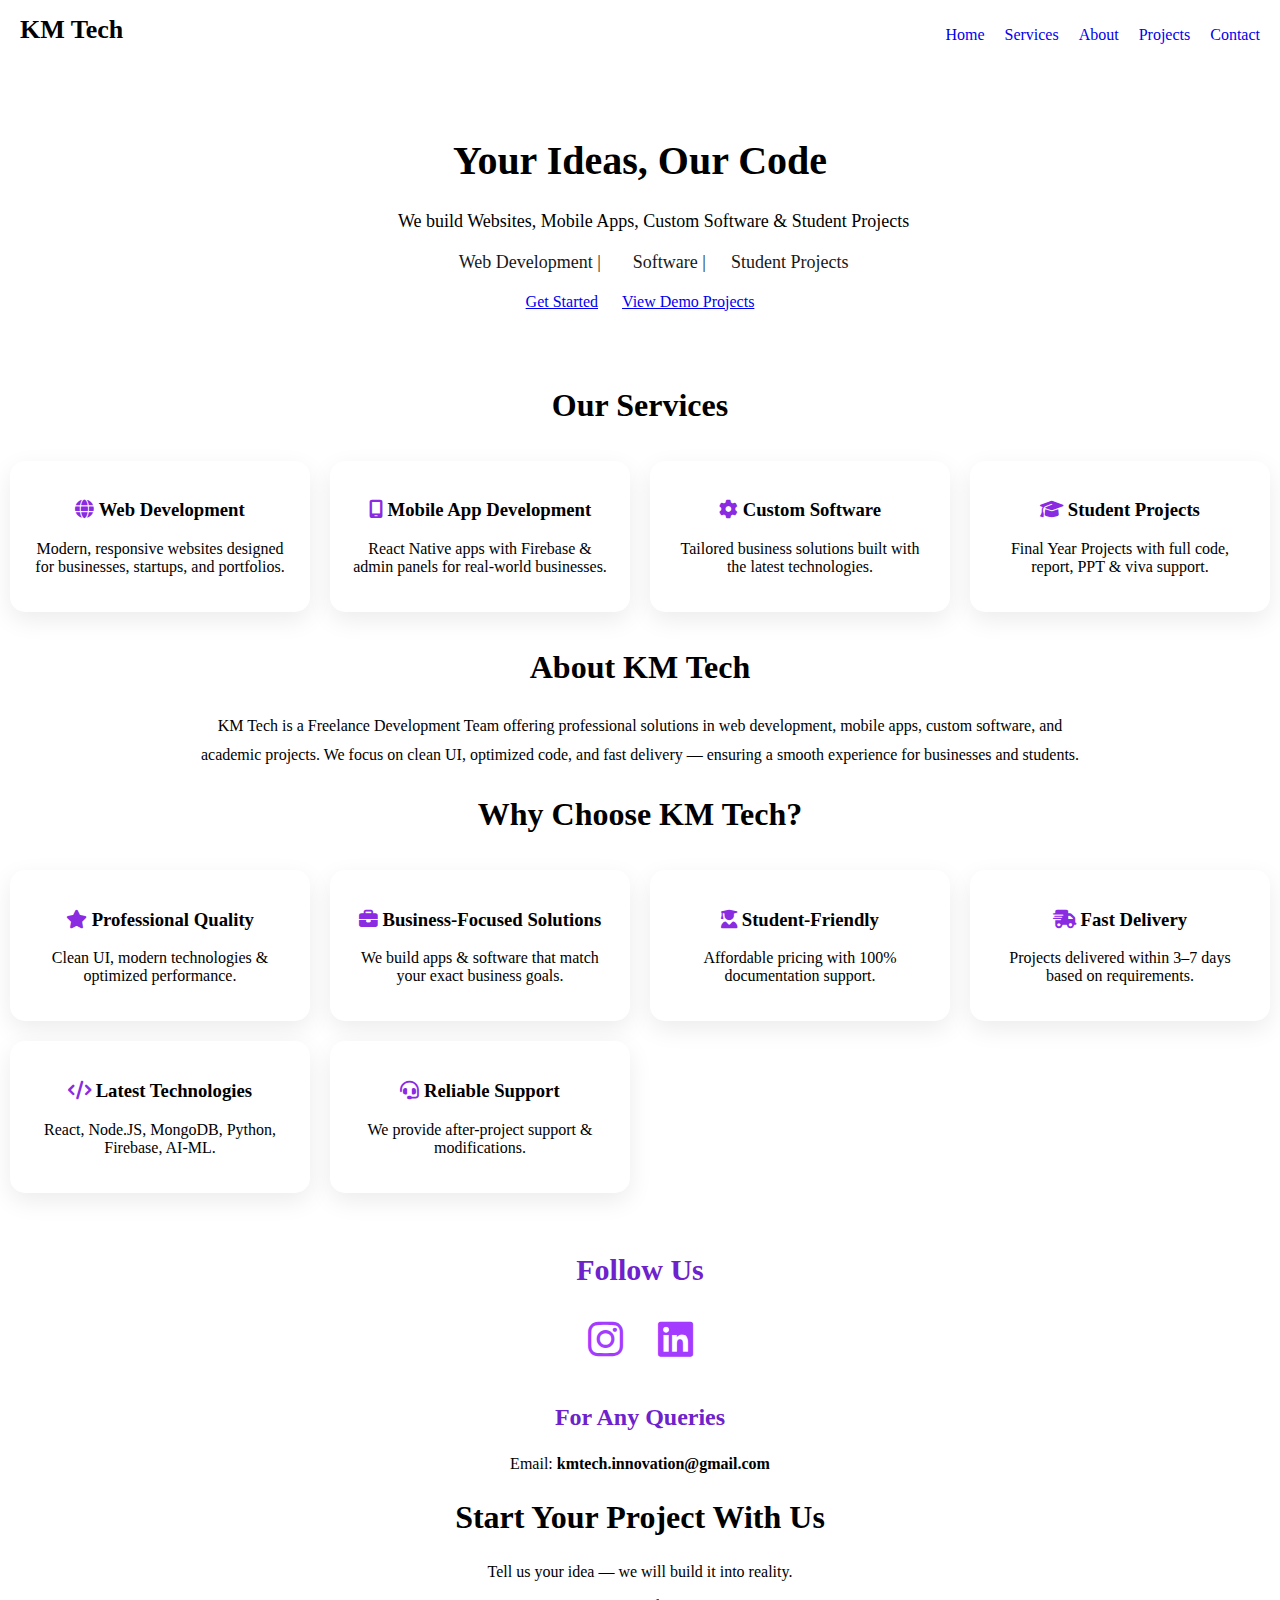
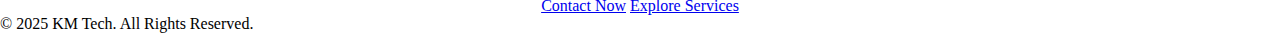
<file: index.html>
<!DOCTYPE html>
<html lang="en">

<head>
  <meta charset="UTF-8">
  <meta name="viewport" content="width=device-width, initial-scale=1.0">

  <!-- SEO TITLE -->
  <title>KM Tech - Home</title>

  <!-- Meta Description -->
  <meta name="description"
    content="KM Tech offers Website Development, Custom Software, React Apps, and Final Year Projects with documentation support. Fast delivery, affordable pricing, and professional quality." />

  <!-- Favicon -->
  <link rel="icon" href="https://foreign-rose-4t39jfsvhb-opspf1xh0z.edgeone.dev/KM%20Tech%20logo.png">

  <!-- External Files -->
  <link rel="stylesheet" href="css/style.css">
  <link rel="stylesheet" href="https://cdnjs.cloudflare.com/ajax/libs/font-awesome/6.5.0/css/all.min.css">

</head>

<body>

  <!-- HEADER -->
  <header>
    <h2>KM Tech</h2>
    <ul>
      <li><a href="index.html" class="active">Home</a></li>
      <li><a href="services.html">Services</a></li>
      <li><a href="about.html">About</a></li>
      <li><a href="projects.html">Projects</a></li>
      <li><a href="contact.html">Contact</a></li>
    </ul>
  </header>

  <!-- HERO SECTION -->
  <section class="hero">
    <h1>Your Ideas, Our Code</h1>

    <p>
      <i class="fa-solid fa-laptop-code" style="color:#ffffff;"></i> 
      We build Websites, Mobile Apps, Custom Software & Student Projects
    </p>

    <p style="font-size:18px; opacity:0.9;">
      <i class="fa-solid fa-code" style="color:#ffffff;"></i> Web Development 
      | <i class="fa-solid fa-gears" style="color:#ffffff;"></i> Software 
      | <i class="fa-solid fa-user-graduate" style="color:#ffffff;"></i> Student Projects
    </p>

    <a href="services.html" class="btn btn-primary">Get Started</a>
    <a href="projects.html" class="btn btn-outline">View Demo Projects</a>
</section>


  <!-- SERVICES -->
  <section class="section">
    <h2>Our Services</h2>

    <div class="card-box">

      <div class="card">
        <h3><i class="fa-solid fa-globe" style="color:#8A2BE2;"></i> Web Development</h3>
        <p>Modern, responsive websites designed for businesses, startups, and portfolios.</p>
      </div>

      <div class="card">
        <h3><i class="fa-solid fa-mobile-screen" style="color:#8A2BE2;"></i> Mobile App Development</h3>
        <p>React Native apps with Firebase & admin panels for real-world businesses.</p>
      </div>

      <div class="card">
        <h3><i class="fa-solid fa-gear" style="color:#8A2BE2;"></i> Custom Software</h3>
        <p>Tailored business solutions built with the latest technologies.</p>
      </div>

      <div class="card">
        <h3><i class="fa-solid fa-graduation-cap" style="color:#8A2BE2;"></i> Student Projects</h3>
        <p>Final Year Projects with full code, report, PPT & viva support.</p>
      </div>

    </div>
  </section>

  <!-- ABOUT -->
  <section class="section">
    <h2>About KM Tech</h2>
    <p style="text-align:center; max-width:900px; margin:auto; line-height:1.8;">
      KM Tech is a Freelance Development Team offering professional solutions in 
      web development, mobile apps, custom software, and academic projects.
      We focus on clean UI, optimized code, and fast delivery — ensuring a smooth experience 
      for businesses and students.
    </p>
  </section>

  <!-- WHY CHOOSE US -->
  <section class="section">
    <h2>Why Choose KM Tech?</h2>

    <div class="card-box">

      <div class="card">
        <h3><i class="fa-solid fa-star" style="color:#8A2BE2;"></i> Professional Quality</h3>
        <p>Clean UI, modern technologies & optimized performance.</p>
      </div>

      <div class="card">
        <h3><i class="fa-solid fa-briefcase" style="color:#8A2BE2;"></i> Business-Focused Solutions</h3>
        <p>We build apps & software that match your exact business goals.</p>
      </div>

      <div class="card">
        <h3><i class="fa-solid fa-user-graduate" style="color:#8A2BE2;"></i> Student-Friendly</h3>
        <p>Affordable pricing with 100% documentation support.</p>
      </div>

      <div class="card">
        <h3><i class="fa-solid fa-truck-fast" style="color:#8A2BE2;"></i> Fast Delivery</h3>
        <p>Projects delivered within 3–7 days based on requirements.</p>
      </div>

      <div class="card">
        <h3><i class="fa-solid fa-code" style="color:#8A2BE2;"></i> Latest Technologies</h3>
        <p>React, Node.JS, MongoDB, Python, Firebase, AI-ML.</p>
      </div>

      <div class="card">
        <h3><i class="fa-solid fa-headset" style="color:#8A2BE2;"></i> Reliable Support</h3>
        <p>We provide after-project support & modifications.</p>
      </div>

    </div>
  </section>

  <!-- SOCIAL MEDIA -->
  <h3 style="text-align:center; margin-top:50px; font-size:30px; color:#6e22cc;">Follow Us</h3>

  <div style="display:flex; justify-content:center; gap:35px; margin-top:15px; font-size:40px;">

    <a href="https://www.instagram.com/kmtech4/" target="_blank" style="color:#a43cff;">
      <i class="fab fa-instagram"></i>
    </a>

    <a href="https://www.linkedin.com/in/km-tech-1bb953393/?trk=public-profile-join-page" target="_blank" style="color:#a43cff;">
      <i class="fab fa-linkedin"></i>
    </a>

  </div>

  <!-- CONTACT INFO -->
  <h3 style="text-align:center; margin-top:40px; font-size:24px; color:#6e22cc;">For Any Queries</h3>
  <p style="text-align:center;">Email: <strong>kmtech.innovation@gmail.com</strong></p>

  <!-- CTA SECTION -->
  <section class="section" style="text-align:center;">
    <h2>Start Your Project With Us</h2>
    <p>Tell us your idea — we will build it into reality.</p>

    <a href="contact.html" class="btn btn-primary">Contact Now</a>
    <a href="services.html" class="btn btn-outline">Explore Services</a>
  </section>

  <!-- FOOTER -->
  <footer>
    © 2025 KM Tech. All Rights Reserved.
  </footer>

</body>

</html>
</file>
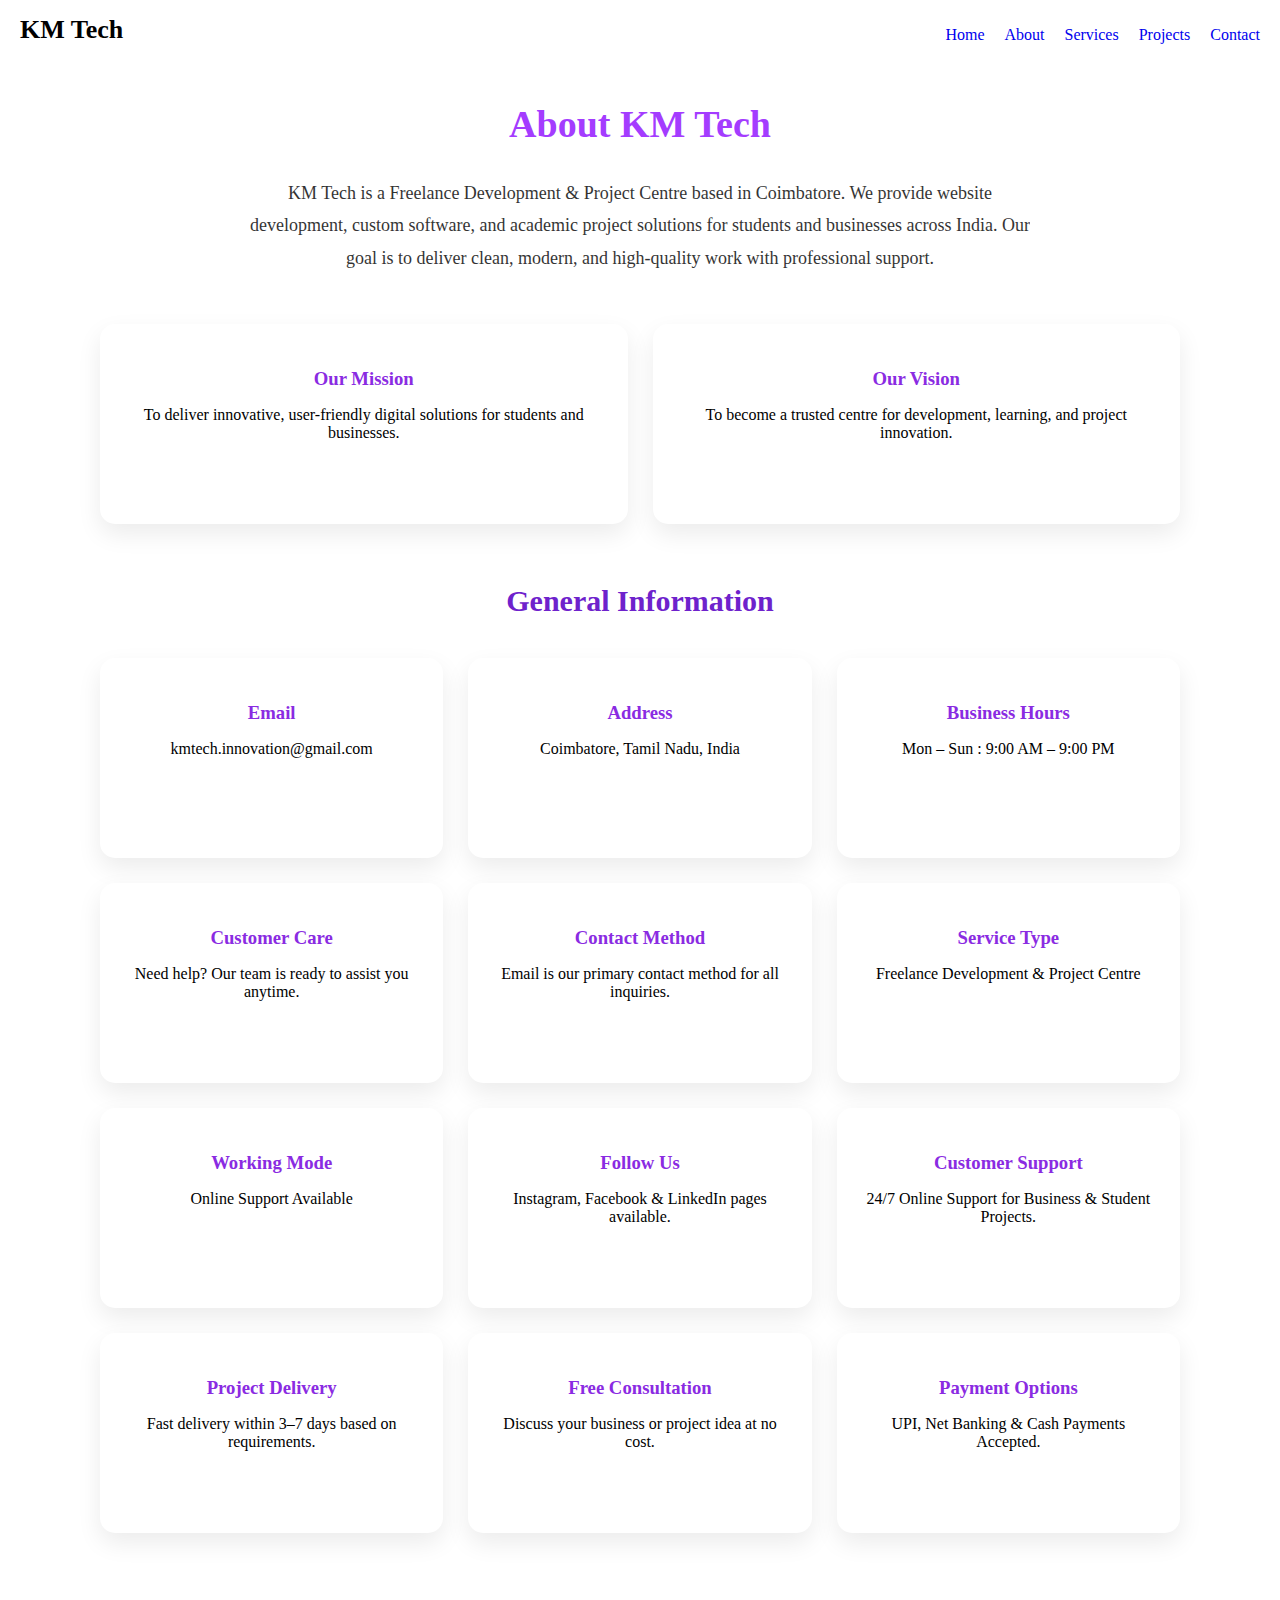
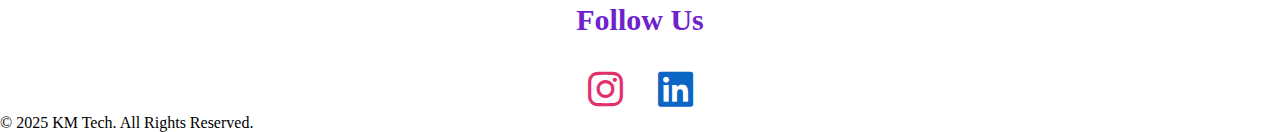
<file: about.html>
<!DOCTYPE html>
<html>
<head>
    <link rel="icon" type="image/svg+xml" href="https://foreign-rose-4t39jfsvhb-opspf1xh0z.edgeone.dev/KM%20Tech%20logo.png">

  <title>KM Tech - About Us</title>
  <link rel="stylesheet" href="css/style.css">
<link rel="stylesheet" href="https://cdnjs.cloudflare.com/ajax/libs/font-awesome/6.5.0/css/all.min.css">

   <style>
/* Main Container */
.about-container {
    max-width: 1100px;
    margin: auto;
    padding: 10px 15px;
}

/* Card Layout */
.card-box {
    display: grid;
    grid-template-columns: repeat(auto-fit, minmax(260px, 1fr));
    gap: 25px;
    margin-top: 30px;
}

.card {
    padding: 25px;
    border-radius: 15px;
    background: #fff;
    box-shadow: 0px 10px 25px rgba(0,0,0,0.08);
    text-align: center;
    min-height: 150px; /* ⭐ Equal height on mobile */
}

.card h3 {
    margin-bottom: 10px;
    color: #8A2BE2;
}

/* Social Icons Section */
.social-icons {
    display: flex;
    justify-content: center;
    gap: 35px;
    margin-top: 20px;
    font-size: 40px;
}

/* -------------------------------
        MOBILE RESPONSIVE
-------------------------------- */

@media (max-width: 768px) {

    /* Header Responsive */
    header {
        flex-direction: column;
        text-align: center;
        padding: 15px 0;
    }

    header ul {
        flex-direction: column;
        gap: 10px;
        margin-top: 10px;
    }

    header ul li a {
        font-size: 16px;
    }

    /* Text Scaling */
    h2 {
        font-size: 30px !important;
    }

    p {
        font-size: 16px !important;
    }

    /* Card Box */
    .card-box {
        grid-template-columns: 1fr;
        padding: 0 5px;
    }

    .card {
        padding: 20px;
        min-height: auto; /* Auto height for clean stacking */
    }

    /* Fix Email card alignment */
    .card p {
        line-height: 1.6;
        word-break: break-word; /* ⭐ Prevents email text from overflowing */
    }

    /* Social Icons */
    .social-icons {
        font-size: 32px;
        gap: 20px;
    }
}

@media (max-width: 480px) {

    h2 {
        font-size: 26px !important;
    }

    .social-icons {
        font-size: 28px;
        gap: 18px;
    }
}
</style>

</head>
<body>

<header>
  <h2>KM Tech</h2>
  <ul>
    <li><a href="index.html">Home</a></li>
    <li><a href="about.html">About</a></li>
    <li><a href="services.html">Services</a></li>
    <li><a href="projects.html">Projects</a></li>
    <li><a href="contact.html">Contact</a></li>
  </ul>
</header>

<section class="section about-container">

  <h2 style="text-align:center; font-size:38px; font-weight:800; color:#a43cff;">
    About KM Tech
  </h2>

  <p style="text-align:center; max-width:800px; margin:auto; font-size:18px; opacity:0.8; line-height:1.8;">
    KM Tech is a Freelance Development & Project Centre based in Coimbatore.
    We provide website development, custom software, and academic project solutions 
    for students and businesses across India. Our goal is to deliver clean, modern, 
    and high-quality work with professional support.
  </p>

  <!-- MISSION & VISION -->
  <div class="card-box" style="margin-top:40px;">

    <div class="card">
      <h3>Our Mission</h3>
      <p>To deliver innovative, user-friendly digital solutions for students and businesses.</p>
    </div>

    <div class="card">
      <h3>Our Vision</h3>
      <p>To become a trusted centre for development, learning, and project innovation.</p>
    </div>

  </div>

  <!-- GENERAL INFORMATION -->
  <h3 style="text-align:center; margin-top:50px; font-size:30px; color:#6e22cc;">
    General Information
  </h3>

  <div class="card-box">

    <div class="card">
      <h3>Email</h3>
      <p>kmtech.innovation@gmail.com</p>
    </div>

    <div class="card">
      <h3>Address</h3>
      <p>Coimbatore, Tamil Nadu, India</p>
    </div>

    <div class="card">
      <h3>Business Hours</h3>
      <p>Mon – Sun : 9:00 AM – 9:00 PM</p>
    </div>

    <div class="card">
      <h3>Customer Care</h3>
      <p>Need help? Our team is ready to assist you anytime.</p>
    </div>

    <div class="card">
      <h3>Contact Method</h3>
      <p>Email is our primary contact method for all inquiries.</p>
    </div>

    <div class="card">
      <h3>Service Type</h3>
      <p>Freelance Development & Project Centre</p>
    </div>

    <div class="card">
      <h3>Working Mode</h3>
      <p>Online Support Available</p>
    </div>

    <div class="card">
      <h3>Follow Us</h3>
      <p>Instagram, Facebook & LinkedIn pages available.</p>
    </div>

    <div class="card">
      <h3>Customer Support</h3>
      <p>24/7 Online Support for Business & Student Projects.</p>
    </div>

    <div class="card">
      <h3>Project Delivery</h3>
      <p>Fast delivery within 3–7 days based on requirements.</p>
    </div>

    <div class="card">
      <h3>Free Consultation</h3>
      <p>Discuss your business or project idea at no cost.</p>
    </div>

    <div class="card">
      <h3>Payment Options</h3>
      <p>UPI, Net Banking & Cash Payments Accepted.</p>
    </div>

  </div>

</section>
<!-- SOCIAL MEDIA SECTION (OUTSIDE CARD) -->
<h3 style="text-align:center; margin-top:50px; font-size:30px; color:#6e22cc;">
  Follow Us
</h3>

<div style="
  display:flex;
  justify-content:center;
  gap:35px;
  margin-top:20px;
  font-size:40px;
">

  <a href="https://www.instagram.com/kmtech4/" target="_blank" style="color:#E1306C;">
    <i class="fab fa-instagram"></i>
  </a>

  

  <a href="https://www.linkedin.com/in/km-tech-1bb953393/?trk=public-profile-join-page" target="_blank" style="color:#0A66C2;">
    <i class="fab fa-linkedin"></i>
  </a>

</div>

<footer>
  © 2025 KM Tech. All Rights Reserved.
</footer>

</body>
</html>
</file>
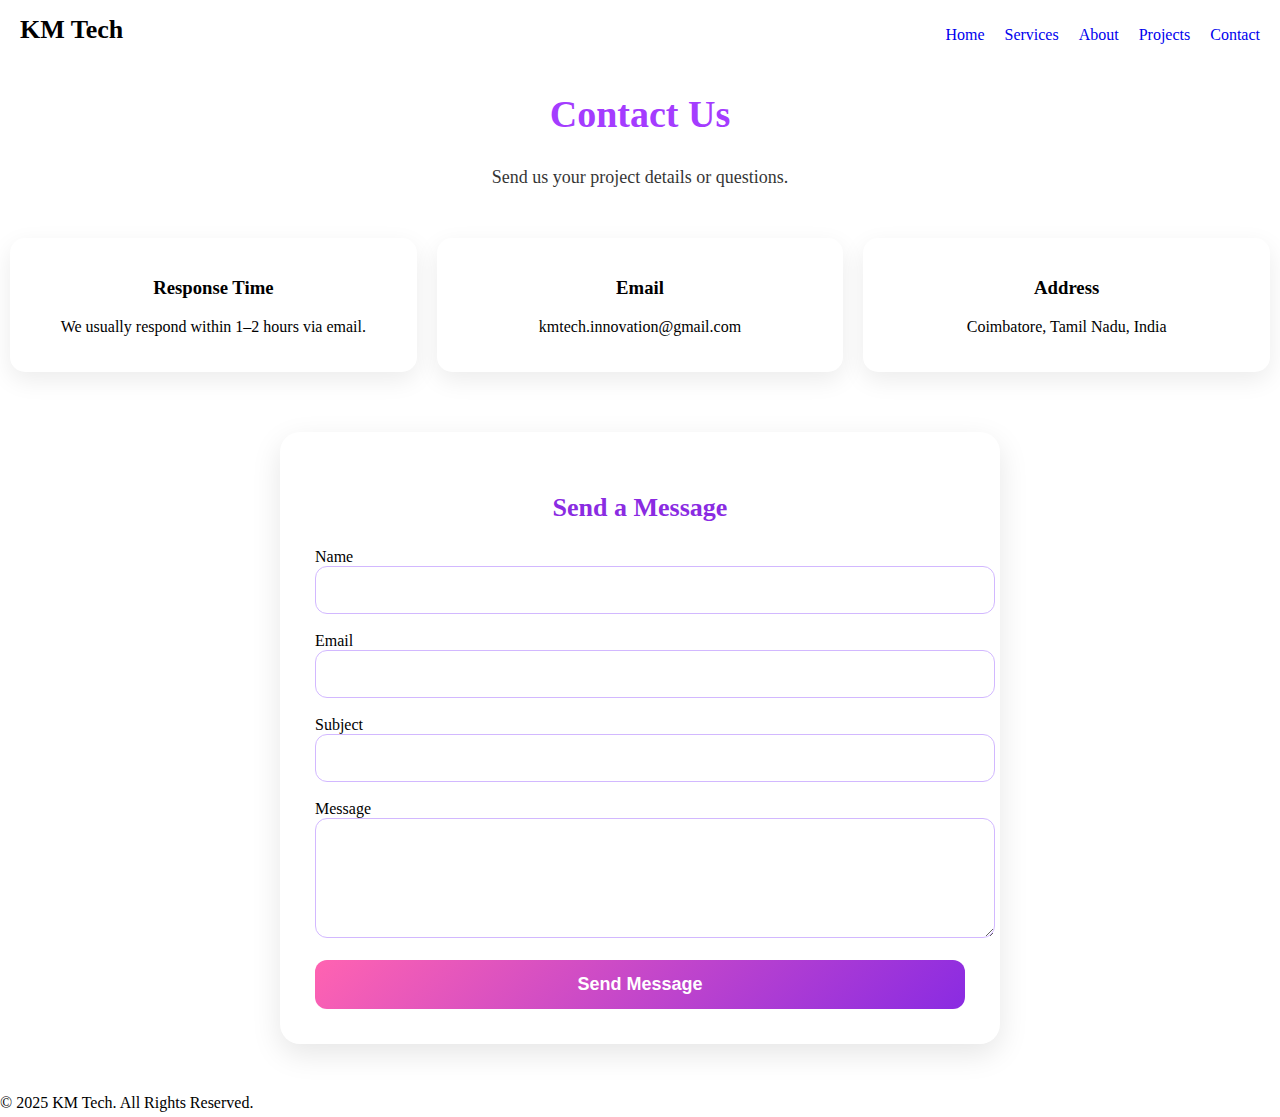
<file: contact.html>
<!DOCTYPE html>
<html>
<head>
    <link rel="icon" type="image/svg+xml" href="https://foreign-rose-4t39jfsvhb-opspf1xh0z.edgeone.dev/KM%20Tech%20logo.png">

    <title>KM Tech - Contact</title>
    <link rel="stylesheet" href="css/style.css">

    <style>
        /* Form Styling */
        .contact-form-card {
            max-width: 650px;
            margin: 50px auto;
            padding: 35px;
            border-radius: 20px;
            background: #fff;
            box-shadow: 0 10px 30px rgba(0,0,0,0.1);
        }

        .contact-form-card input,
        .contact-form-card textarea {
            width: 100%;
            padding: 14px;
            margin-bottom: 18px;
            border-radius: 12px;
            border: 1px solid #d2b8ff;
            font-size: 16px;
            outline: none;
            transition: 0.3s;
        }

        .contact-form-card input:focus,
        .contact-form-card textarea:focus {
            border-color: #a43cff;
            box-shadow: 0 0 8px rgba(164, 60, 255, 0.3);
        }

        .contact-form-card button {
            width: 100%;
            padding: 14px;
            border: none;
            border-radius: 12px;
            font-size: 18px;
            font-weight: 700;
            color: white;
            background: linear-gradient(135deg,#ff63b1,#8a2be2);
            cursor: pointer;
            transition: 0.3s;
        }

        .contact-form-card button:hover {
            opacity: 0.9;
        }

        /* POPUP MESSAGE */
        #popupMessage {
            display: none;
            margin: 20px auto;
            padding: 15px;
            max-width: 650px;
            background: #8a2be2;
            color: white;
            border-radius: 12px;
            font-weight: bold;
            text-align: center;
            animation: fadeIn 0.4s ease;
        }

        @keyframes fadeIn {
            from { opacity: 0; transform: scale(0.95); }
            to { opacity: 1; transform: scale(1); }
        }
    </style>
</head>

<body>

<header>
  <h2>KM Tech</h2>
  <ul>
    <li><a href="index.html">Home</a></li>
    <li><a href="services.html">Services</a></li>
    <li><a href="about.html">About</a></li>
    <li><a href="projects.html">Projects</a></li>
    <li><a href="contact.html">Contact</a></li>
  </ul>
</header>

<section class="section">

  <h2 style="text-align:center; font-size:38px; font-weight:800; color:#a43cff;">
    Contact Us
  </h2>

  <p style="text-align:center; max-width:750px; margin:auto; font-size:18px; opacity:0.8;">
    Send us your project details or questions.
  </p>

  <div class="card-box" style="margin-top:40px;">

      <div class="card">
        <h3>Response Time</h3>
        <p>We usually respond within 1–2 hours via email.</p>
      </div>

      <div class="card">
        <h3>Email</h3>
        <p>kmtech.innovation@gmail.com</p>
      </div>

      <div class="card">
        <h3>Address</h3>
        <p>Coimbatore, Tamil Nadu, India</p>
      </div>
  </div>

  <!-- POPUP SUCCESS BOX -->
  <div id="popupMessage">Message Sent Successfully! We will contact you shortly.</div>

  <!-- FINAL FORM -->
  <div class="contact-form-card">
      <h3 style="text-align:center; margin-bottom:25px; font-size:26px; color:#8a2be2; font-weight:700;">
        Send a Message
      </h3>

      <form id="contactForm">

          <!-- FormSubmit hidden fields -->
          <input type="hidden" name="_captcha" value="false">
          <input type="hidden" name="_template" value="table">

          <label>Name</label>
          <input type="text" name="name" required>

          <label>Email</label>
          <input type="email" name="email" required>

          <label>Subject</label>
          <input type="text" name="subject" required>

          <label>Message</label>
          <textarea name="message" rows="5" required></textarea>

          <button type="submit">Send Message</button>
      </form>
  </div>

</section>

<footer>
  © 2025 KM Tech. All Rights Reserved.
</footer>

<!-- AJAX SCRIPT TO STOP REDIRECT -->
<script>
document.getElementById("contactForm").addEventListener("submit", function(e) {
    e.preventDefault(); // Stop redirect

    const formData = new FormData(this);

    fetch("https://formsubmit.co/kmtech.innovation@gmail.com", {
        method: "POST",
        headers: { "Accept": "application/json" },
        body: formData
    })
    .then(response => {
        // Show popup
        document.getElementById("popupMessage").style.display = "block";
        // Clear form
        document.getElementById("contactForm").reset();
    })
    .catch(error => alert("Something went wrong. Please try again!"));
});
</script>

</body>
</html>
</file>
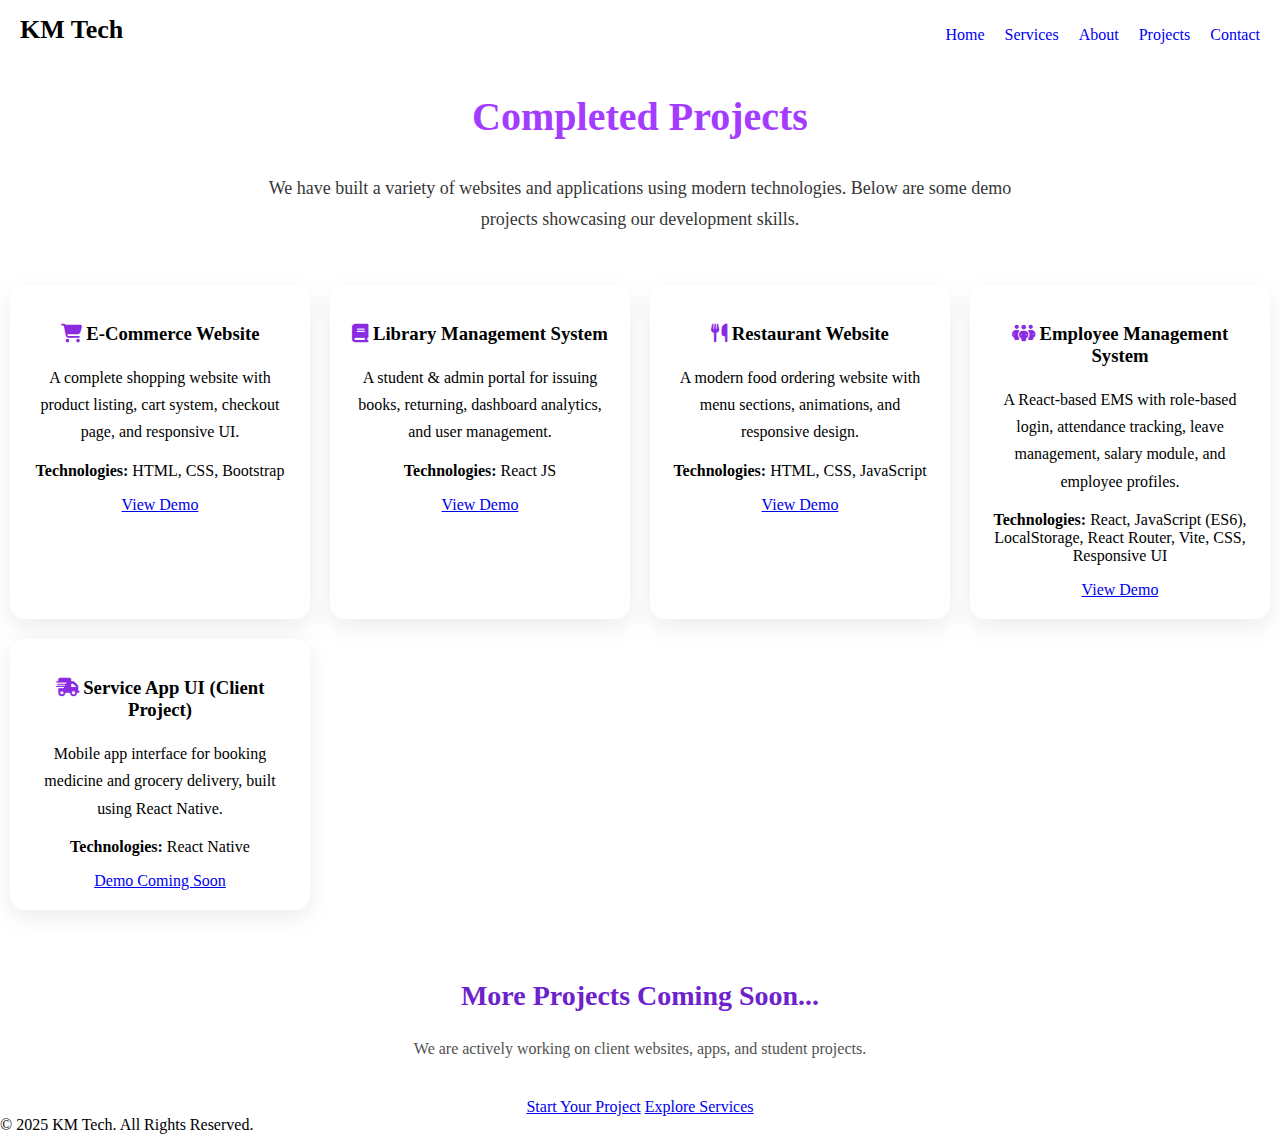
<file: projects.html>
<!DOCTYPE html>
<html lang="en">

<head>
    <meta charset="UTF-8">
    <link rel="icon" type="image/svg+xml" href="https://foreign-rose-4t39jfsvhb-opspf1xh0z.edgeone.dev/KM%20Tech%20logo.png">

    <title>KM Tech - Completed Projects</title>

    <meta name="description" content="KM Tech completed projects including websites, React apps, management systems, and demo portfolios. Built using HTML, CSS, JavaScript, React, and Firebase.">

    <link rel="stylesheet" href="css/style.css">
    <link rel="stylesheet" href="https://cdnjs.cloudflare.com/ajax/libs/font-awesome/6.5.0/css/all.min.css">
</head>

<body>

<header>
  <h2>KM Tech</h2>
  <ul>
    <li><a href="index.html">Home</a></li>
    <li><a href="services.html">Services</a></li>
    <li><a href="about.html">About</a></li>
    <li><a class="active" href="projects.html">Projects</a></li>
    <li><a href="contact.html">Contact</a></li>
  </ul>
</header>

<section class="section">

  <!-- PAGE HEADING -->
  <h2 style="text-align:center; font-size:40px; font-weight:800; color:#a43cff;">
    Completed Projects
  </h2>

  <p style="text-align:center; max-width:750px; margin:auto; font-size:18px; opacity:0.8; line-height:1.7;">
    We have built a variety of websites and applications using modern technologies.
    Below are some demo projects showcasing our development skills.
  </p>

  <!-- PROJECT GRID -->
  <div class="card-box" style="margin-top:40px;">

    <!-- PROJECT 1 -->
    <div class="card">
      <h3><i class="fa-solid fa-cart-shopping" style="color:#8A2BE2;"></i> E-Commerce Website</h3>
      <p style="line-height:1.7;">
        A complete shopping website with product listing, cart system, checkout page,
        and responsive UI.
      </p>

      <p><b>Technologies:</b> HTML, CSS, Bootstrap</p>

      <a href="https://zyraa-website.netlify.app/" target="_blank" class="btn btn-outline">
        View Demo
      </a>
    </div>

    <!-- PROJECT 2 -->
    <div class="card">
      <h3><i class="fa-solid fa-book" style="color:#8A2BE2;"></i> Library Management System</h3>
      <p style="line-height:1.7;">
        A student & admin portal for issuing books, returning, dashboard analytics,
        and user management.
      </p>

      <p><b>Technologies:</b> React JS</p>

      <a href="https://manimegalai-lms.netlify.app/" target="_blank" class="btn btn-outline">
        View Demo
      </a>
    </div>

    <!-- PROJECT 3 -->
    <div class="card">
      <h3><i class="fa-solid fa-utensils" style="color:#8A2BE2;"></i> Restaurant Website</h3>
      <p style="line-height:1.7;">
        A modern food ordering website with menu sections, animations, and 
        responsive design.
      </p>

      <p><b>Technologies:</b> HTML, CSS, JavaScript</p>

      <a href="https://fast-food-restaurant-app.netlify.app/" target="_blank" class="btn btn-outline">
        View Demo
      </a>
        
    </div>

      <div class="card">
  <h3>
    <i class="fa-solid fa-people-group" style="color:#8A2BE2;"></i> Employee Management System
  </h3>

  <p style="line-height:1.7;">
  A React-based EMS with role-based login, attendance tracking, leave management, salary module, and employee profiles.
  </p>

  <p>
    <b>Technologies:</b> React, JavaScript (ES6), LocalStorage, React Router,
    Vite, CSS, Responsive UI
  </p>

  <a href="https://employee-system-ems.netlify.app/select-login" target="_blank" class="btn btn-outline">
        View Demo
      </a>
</div>


    <!-- PROJECT 5 -->
    <div class="card">
      <h3><i class="fa-solid fa-truck-fast" style="color:#8A2BE2;"></i> Service App UI (Client Project)</h3>
      <p style="line-height:1.7;">
        Mobile app interface for booking medicine and grocery delivery,
        built using React Native.
      </p>

      <p><b>Technologies:</b> React Native</p>

      <a href="#" class="btn btn-outline">
        Demo Coming Soon
      </a>
    </div>

  </div>


  <!-- COMING SOON SECTION -->
  <h3 style="text-align:center; font-size:28px; margin-top:60px; color:#6e22cc;">
    More Projects Coming Soon...
  </h3>

  <p style="text-align:center; opacity:0.7;">
    We are actively working on client websites, apps, and student projects.
  </p>

  <!-- CTA SECTION -->
  <div style="text-align:center; margin-top:40px;">
    <a href="contact.html" class="btn btn-primary">Start Your Project</a>
    <a href="services.html" class="btn btn-outline">Explore Services</a>
  </div>

</section>

<footer>
  © 2025 KM Tech. All Rights Reserved.
</footer>

</body>
</html>
</file>
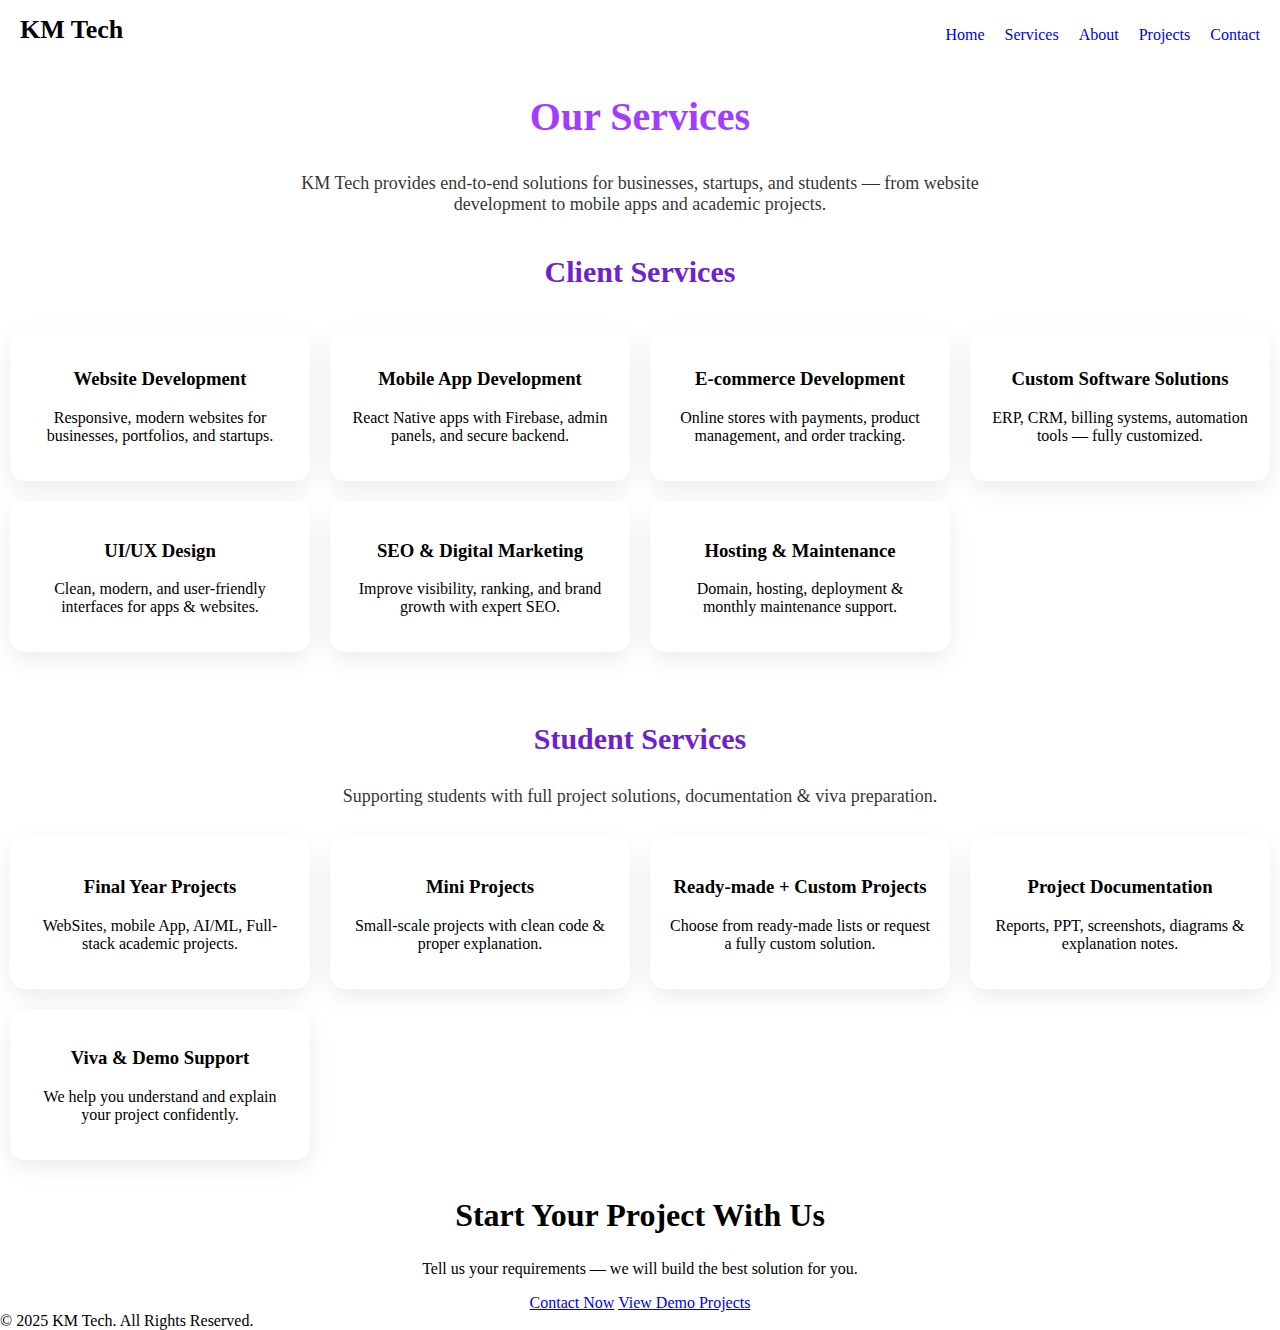
<file: services.html>
<!DOCTYPE html>
<html lang="en">

<head>
    <meta charset="UTF-8">
    <link rel="icon" type="image/svg+xml" href="https://foreign-rose-4t39jfsvhb-opspf1xh0z.edgeone.dev/KM%20Tech%20logo.png">

    <title>KM Tech - Services</title>
    <meta name="description" content="KM Tech offers web development, mobile apps, custom software, SEO, and student final year projects with complete documentation and support.">
    
    <link rel="stylesheet" href="css/style.css">
</head>

<body>

<header>
  <h2>KM Tech</h2>
  <ul>
    <li><a href="index.html">Home</a></li>
    <li><a class="active" href="services.html">Services</a></li>
    <li><a href="about.html">About</a></li>
    <li><a href="projects.html">Projects</a></li>
    <li><a href="contact.html">Contact</a></li>
  </ul>
</header>

<section class="section">

  <!-- PAGE TITLE -->
  <h2 style="text-align:center; font-size:40px; font-weight:800; color:#a43cff;">
    Our Services
  </h2>

  <p style="text-align:center; max-width:750px; margin:auto; font-size:18px; opacity:0.8; margin-bottom:40px;">
    KM Tech provides end-to-end solutions for businesses, startups, and students — from website development to mobile apps and academic projects.
  </p>

  <!-- 🔥 CLIENT SERVICES -->
  <h3 style="text-align:center; font-size:30px; font-weight:700; color:#6e22cc; margin-top:20px;">
    Client Services
  </h3>

  <div class="card-box">

    <div class="card">
      <h3>Website Development</h3>
      <p>Responsive, modern websites for businesses, portfolios, and startups.</p>
    </div>

    <div class="card">
      <h3>Mobile App Development</h3>
      <p>React Native apps with Firebase, admin panels, and secure backend.</p>
    </div>

    <div class="card">
      <h3>E-commerce Development</h3>
      <p>Online stores with payments, product management, and order tracking.</p>
    </div>

    <div class="card">
      <h3>Custom Software Solutions</h3>
      <p>ERP, CRM, billing systems, automation tools — fully customized.</p>
    </div>

    <div class="card">
      <h3>UI/UX Design</h3>
      <p>Clean, modern, and user-friendly interfaces for apps & websites.</p>
    </div>

    <div class="card">
      <h3>SEO & Digital Marketing</h3>
      <p>Improve visibility, ranking, and brand growth with expert SEO.</p>
    </div>

    <div class="card">
      <h3>Hosting & Maintenance</h3>
      <p>Domain, hosting, deployment & monthly maintenance support.</p>
    </div>

  </div>


  <!-- 🎓 STUDENT SERVICES -->
  <h3 style="text-align:center; font-size:30px; font-weight:700; color:#6e22cc; margin-top:60px;">
    Student Services
  </h3>

  <p style="text-align:center; font-size:18px; opacity:0.8; margin-bottom:20px;">
    Supporting students with full project solutions, documentation & viva preparation.
  </p>

  <div class="card-box">

    <div class="card">
      <h3>Final Year Projects</h3>
      <p>WebSites, mobile App, AI/ML, Full-stack academic projects.</p>
    </div>

    <div class="card">
      <h3>Mini Projects</h3>
      <p>Small-scale projects with clean code & proper explanation.</p>
    </div>

    <div class="card">
      <h3>Ready-made + Custom Projects</h3>
      <p>Choose from ready-made lists or request a fully custom solution.</p>
    </div>

    <div class="card">
      <h3>Project Documentation</h3>
      <p>Reports, PPT, screenshots, diagrams & explanation notes.</p>
    </div>

    <div class="card">
      <h3>Viva & Demo Support</h3>
      <p>We help you understand and explain your project confidently.</p>
    </div>

  </div>

</section>

<!-- CTA -->
<section class="section" style="text-align:center;">
  <h2>Start Your Project With Us</h2>
  <p>Tell us your requirements — we will build the best solution for you.</p>

  <a href="contact.html" class="btn btn-primary">Contact Now</a>
  <a href="projects.html" class="btn btn-outline">View Demo Projects</a>
</section>

<footer>
  © 2025 KM Tech. All Rights Reserved.
</footer>

</body>
</html>
</file>
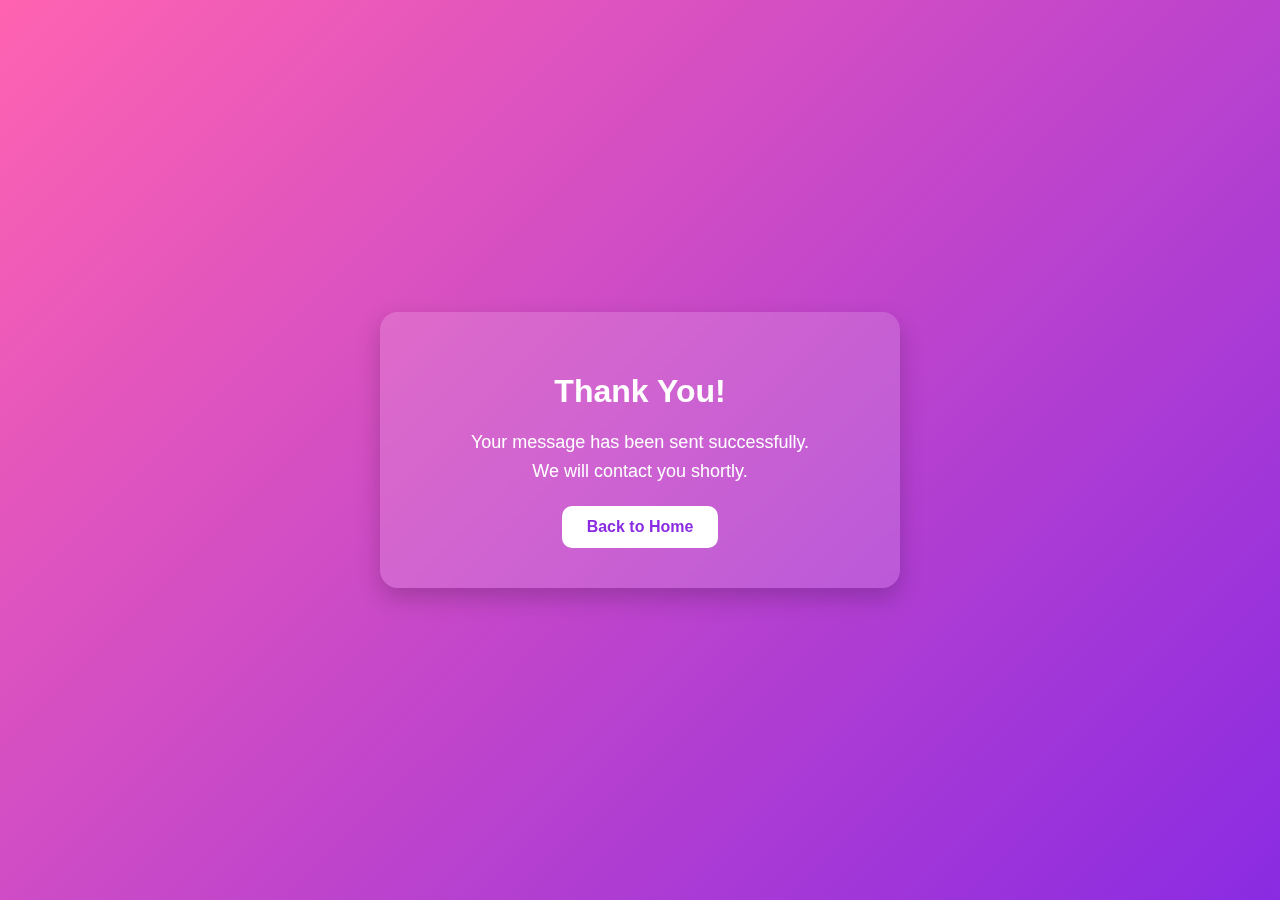
<file: thanks.html>
<!DOCTYPE html>
<html lang="en">
<head>
  <meta charset="UTF-8">
  <meta name="viewport" content="width=device-width, initial-scale=1.0">
  <title>Thank You - KM Tech</title>

  <style>
    body {
      font-family: Arial, sans-serif;
      background: linear-gradient(135deg, #ff63b1, #8a2be2);
      margin: 0;
      padding: 0;
      height: 100vh;
      display: flex;
      justify-content: center;
      align-items: center;
      color: white;
    }

    .container {
      background: rgba(255, 255, 255, 0.15);
      padding: 40px 50px;
      border-radius: 18px;
      text-align: center;
      backdrop-filter: blur(6px);
      box-shadow: 0 10px 25px rgba(0,0,0,0.2);
      width: 90%;
      max-width: 420px;
    }

    h1 {
      font-size: 32px;
      margin-bottom: 10px;
      font-weight: 800;
    }

    p {
      font-size: 18px;
      line-height: 1.6;
      margin-bottom: 20px;
    }

    a {
      display: inline-block;
      padding: 12px 25px;
      background: white;
      color: #8a2be2;
      text-decoration: none;
      border-radius: 10px;
      font-weight: bold;
      transition: 0.3s;
    }

    a:hover {
      background: #f5e1ff;
    }

  </style>

</head>
<body>

  <div class="container">
    <h1>Thank You!</h1>
    <p>Your message has been sent successfully.<br>
    We will contact you shortly.</p>

    <a href="index.html">Back to Home</a>
  </div>

</body>
</html>
</file>
<file: css/style.css>
<style>
/* GLOBAL FIX */
* { box-sizing: border-box; }
body { margin: 0; padding: 0; overflow-x: hidden; }

/* Responsive Header */
header {
  display: flex;
  justify-content: space-between;
  align-items: center;
  padding: 15px 20px;
  flex-wrap: wrap;
}

header h2 {
  margin: 0;
  font-size: 26px;
}

header ul {
  display: flex;
  gap: 20px;
  list-style: none;
  padding: 0;
  margin: 10px 0 0 0;
  flex-wrap: wrap;
  justify-content: center;
}

header ul li a {
  text-decoration: none;
  font-size: 16px;
}

/* Responsive Hero Section */
.hero {
  padding: 50px 15px;
  text-align: center;
}

.hero h1 {
  font-size: 40px;
}

.hero p {
  font-size: 18px;
  margin-bottom: 20px;
}

.hero .btn {
  margin: 10px;
}

/* Card Boxes become 1 column on mobile */
.card-box {
  display: grid;
  grid-template-columns: repeat(auto-fit, minmax(260px, 1fr));
  gap: 20px;
  padding: 10px;
}

/* Cards */
.card {
  padding: 20px;
  border-radius: 15px;
  background: #fff;
  box-shadow: 0 8px 25px rgba(0,0,0,0.08);
  text-align: center;
}

/* Section Titles */
.section h2 {
  font-size: 32px;
  text-align: center;
}

/* Social Icons Mobile Scaling */
.social-icons,
.social-icons-home {
  display: flex;
  justify-content: center;
  gap: 30px;
  margin-top: 20px;
}

/* MOBILE SCREEN FIXES */
@media (max-width: 768px) {

  header {
    flex-direction: column;
    text-align: center;
  }

  header ul {
    flex-direction: column;
    gap: 10px;
  }

  .hero h1 {
    font-size: 32px;
  }

  .hero p {
    font-size: 16px;
  }

  .btn {
    font-size: 16px;
    padding: 10px 18px;
  }

  .section h2 {
    font-size: 28px;
  }

  .card {
    padding: 18px;
  }
}

/* SMALL MOBILE FIXES */
@media (max-width: 480px) {

  header h2 {
    font-size: 22px;
  }

  header ul li a {
    font-size: 14px;
  }

  .hero h1 {
    font-size: 26px;
  }

  .hero p {
    font-size: 15px;
  }

  .btn {
    font-size: 15px;
    padding: 8px 16px;
  }
}
</style>
</file>
